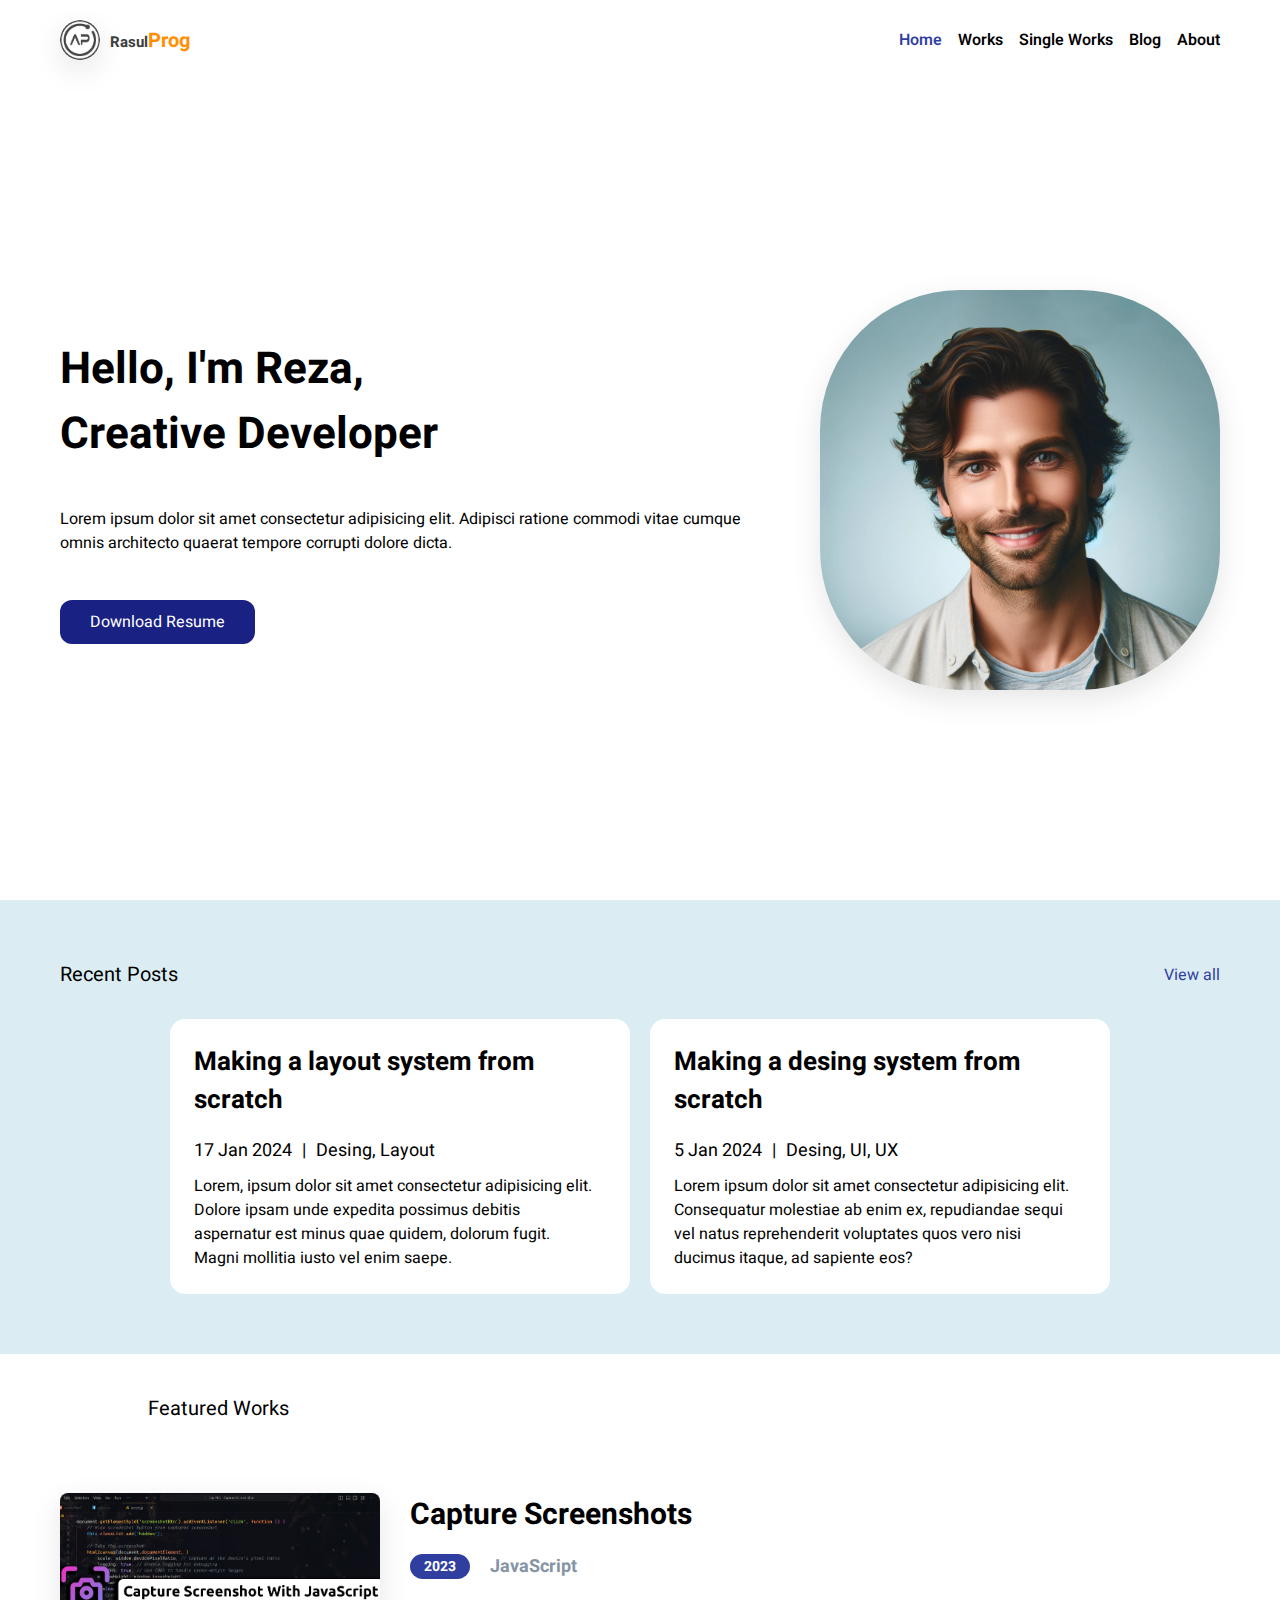
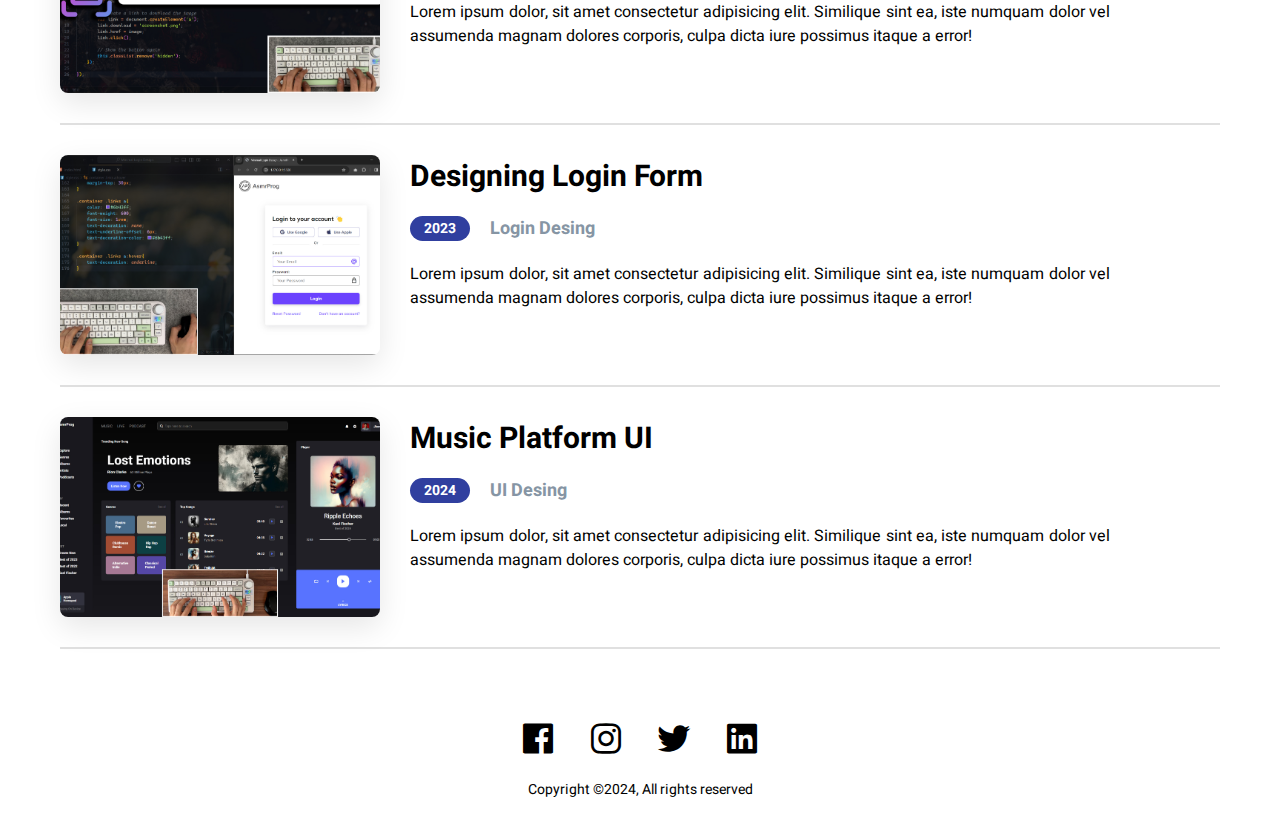
<file: Portfolio 3/index.html>
<!DOCTYPE html>
<html lang="en">
	<head>
		<meta charset="UTF-8" />
		<link
			href="https://unpkg.com/boxicons@2.1.4/css/boxicons.min.css"
			rel="stylesheet" />
		<link rel="stylesheet" href="style.css" />
		<meta name="viewport" content="width=device-width, initial-scale=1.0" />
		<title>Portfolio 3 | RasulProg</title>
	</head>
	<body>
		<nav>
			<div class="logo">
				<img src="logo.png" />
				<a href="index.html">Rasul<span>Prog</span></a>
			</div>
			<div class="nav-links">
				<a class="selected" href="index.html">Home</a>
				<a href="works.html">Works</a>
				<a href="single-works.html">Single Works</a>
				<a href="blog.html">Blog</a>
				<a href="about.html">About</a>
			</div>
		</nav>
		<div class="main">
			<div class="info">
				<h1>Hello, I'm Reza, <br />Creative Developer</h1>
				<p>
					Lorem ipsum dolor sit amet consectetur adipisicing elit. Adipisci
					ratione commodi vitae cumque omnis architecto quaerat tempore corrupti
					dolore dicta.
				</p>
				<button>Download Resume</button>
			</div>
			<img src="profile-1.png" />
		</div>
		<div class="recent">
			<div class="header">
				<h4>Recent Posts</h4>
				<a href="blog.html">View all</a>
			</div>
			<div class="posts">
				<div class="post-item">
					<h3>Making a layout system from scratch</h3>
					<div class="info">
						<h5>17 Jan 2024</h5>
						<h5>|</h5>
						<h5>Desing, Layout</h5>
					</div>
					<p>
						Lorem, ipsum dolor sit amet consectetur adipisicing elit. Dolore
						ipsam unde expedita possimus debitis aspernatur est minus quae
						quidem, dolorum fugit. Magni mollitia iusto vel enim saepe.
					</p>
				</div>
				<div class="post-item">
					<h3>Making a desing system from scratch</h3>
					<div class="info">
						<h5>5 Jan 2024</h5>
						<h5>|</h5>
						<h5>Desing, UI, UX</h5>
					</div>
					<p>
						Lorem ipsum dolor sit amet consectetur adipisicing elit. Consequatur
						molestiae ab enim ex, repudiandae sequi vel natus reprehenderit
						voluptates quos vero nisi ducimus itaque, ad sapiente eos?
					</p>
				</div>
			</div>
		</div>

		<div class="seperator">
			<h4>Featured Works</h4>
		</div>

		<div class="featured">
			<div class="item">
				<img src="item-1.jpg" />
				<div class="details">
					<h3>Capture Screenshots</h3>
					<div class="item-info">
						<div class="year-badge">2023</div>
						<h4>JavaScript</h4>
					</div>
					<p>
						Lorem ipsum dolor, sit amet consectetur adipisicing elit. Similique
						sint ea, iste numquam dolor vel assumenda magnam dolores corporis,
						culpa dicta iure possimus itaque a error!
					</p>
				</div>
			</div>
			<div class="item">
				<img src="item-2.jpg" />
				<div class="details">
					<h3>Designing Login Form</h3>
					<div class="item-info">
						<div class="year-badge">2023</div>
						<h4>Login Desing</h4>
					</div>
					<p>
						Lorem ipsum dolor, sit amet consectetur adipisicing elit. Similique
						sint ea, iste numquam dolor vel assumenda magnam dolores corporis,
						culpa dicta iure possimus itaque a error!
					</p>
				</div>
			</div>
			<div class="item">
				<img src="item-3.jpg" />
				<div class="details">
					<h3>Music Platform UI</h3>
					<div class="item-info">
						<div class="year-badge">2024</div>
						<h4>UI Desing</h4>
					</div>
					<p>
						Lorem ipsum dolor, sit amet consectetur adipisicing elit. Similique
						sint ea, iste numquam dolor vel assumenda magnam dolores corporis,
						culpa dicta iure possimus itaque a error!
					</p>
				</div>
			</div>
		</div>

		<footer>
			<div class="socials">
				<i class="bx bxl-facebook-square"></i>
				<i class="bx bxl-instagram"></i>
				<i class="bx bxl-twitter"></i>
				<i class="bx bxl-linkedin-square"></i>
			</div>
			<p>Copyright ©2024, All rights reserved</p>
		</footer>
	</body>
</html>
</file>
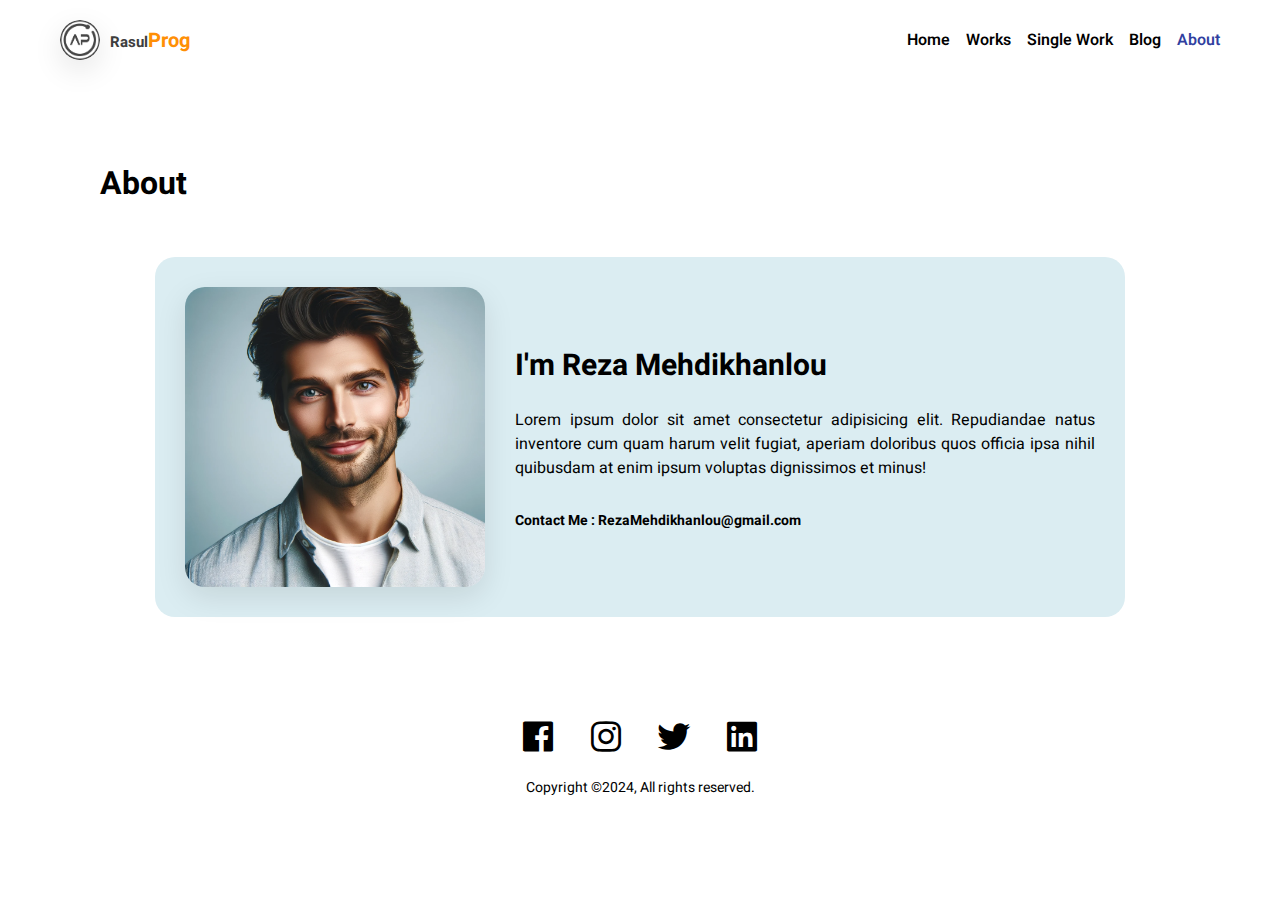
<file: Portfolio 3/about.html>
<!DOCTYPE html>
<html lang="en">
	<head>
		<meta charset="UTF-8" />
		<meta name="viewport" content="width=device-width, initial-scale=1.0" />
		<link
			href="https://unpkg.com/boxicons@2.1.4/css/boxicons.min.css"
			rel="stylesheet" />
		<link rel="stylesheet" href="style.css" />
		<title>About Page | RasulProg</title>
	</head>

	<body>
		<nav>
			<div class="logo">
				<img src="logo.png" />
				<a href="#">Rasul<span>Prog</span></a>
			</div>
			<div class="nav-links">
				<a href="index.html">Home</a>
				<a href="works.html">Works</a>
				<a href="single-work.html">Single Work</a>
				<a href="blog.html">Blog</a>
				<a class="selected" href="about.html">About</a>
			</div>
		</nav>

		<h1 class="page-tittle">About</h1>

		<div class="content">
			<div class="container">
				<img src="profile-2.png" />
				<div class="about">
					<h2>I'm Reza Mehdikhanlou</h2>
					<p>
						Lorem ipsum dolor sit amet consectetur adipisicing elit. Repudiandae
						natus inventore cum quam harum velit fugiat, aperiam doloribus quos
						officia ipsa nihil quibusdam at enim ipsum voluptas dignissimos et
						minus!
					</p>
					<p class="email">Contact Me : RezaMehdikhanlou@gmail.com</p>
				</div>
			</div>
		</div>

		<footer>
			<div class="socials">
				<i class="bx bxl-facebook-square"></i>
				<i class="bx bxl-instagram"></i>
				<i class="bx bxl-twitter"></i>
				<i class="bx bxl-linkedin-square"></i>
			</div>
			<p>Copyright ©2024, All rights reserved.</p>
		</footer>
	</body>
</html>
</file>
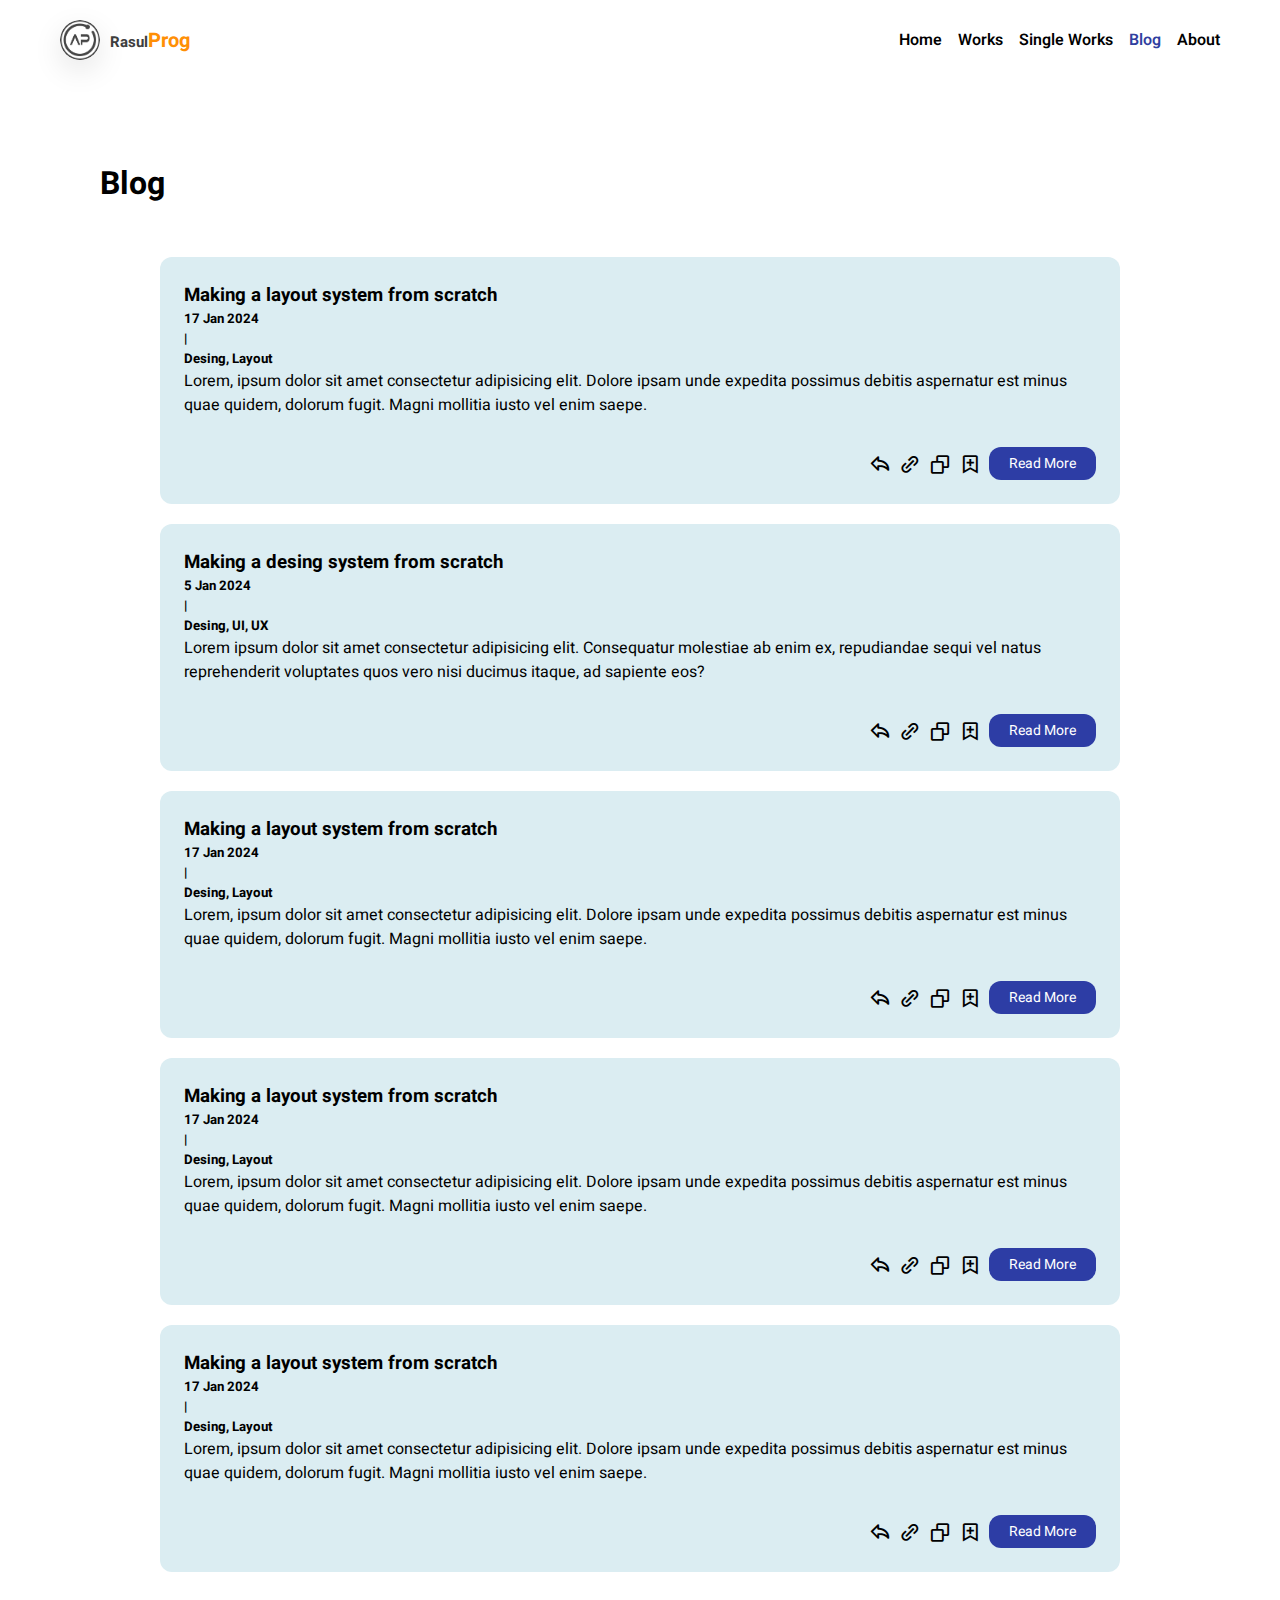
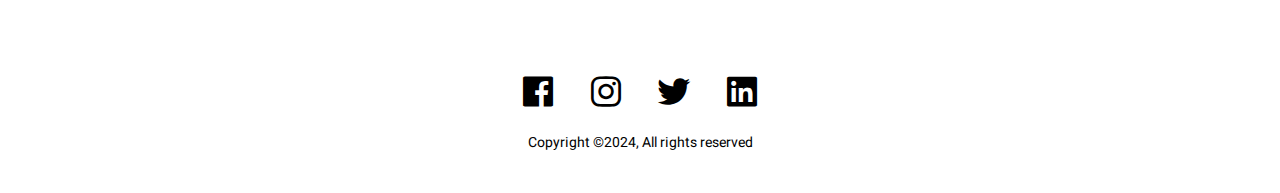
<file: Portfolio 3/blog.html>
<!DOCTYPE html>
<html lang="en">
	<head>
		<meta charset="UTF-8" />
		<meta name="viewport" content="width=device-width, initial-scale=1.0" />
		<link
			href="https://unpkg.com/boxicons@2.1.4/css/boxicons.min.css"
			rel="stylesheet" />
		<link rel="stylesheet" href="style.css" />
		<title>Blog Page | RasulProg</title>
	</head>
	<body>
		<nav>
			<div class="logo">
				<img src="logo.png" />
				<a href="index.html"> Rasul<span>Prog</span> </a>
			</div>
			<div class="nav-links">
				<a href="index.html">Home</a>
				<a href="works.html">Works</a>
				<a href="single-works.html">Single Works</a>
				<a class="selected" href="blog.html">Blog</a>
				<a href="about.html">About</a>
			</div>
		</nav>
		<h1 class="page-tittle">Blog</h1>

		<div class="content">
			<div class="post-list">
				<div class="post-item">
					<h3>Making a layout system from scratch</h3>
					<div class="info">
						<h5>17 Jan 2024</h5>
						<h5>|</h5>
						<h5>Desing, Layout</h5>
					</div>
					<p>
						Lorem, ipsum dolor sit amet consectetur adipisicing elit. Dolore
						ipsam unde expedita possimus debitis aspernatur est minus quae
						quidem, dolorum fugit. Magni mollitia iusto vel enim saepe.
					</p>
					<div class="buttons">
						<i class="bx bx-share"></i>
						<i class="bx bx-link-alt"></i>
						<i class="bx bx-copy"></i>
						<i class="bx bx-bookmark-plus"></i>
						<button>Read More</button>
					</div>
				</div>
				<div class="post-item">
					<h3>Making a desing system from scratch</h3>
					<div class="info">
						<h5>5 Jan 2024</h5>
						<h5>|</h5>
						<h5>Desing, UI, UX</h5>
					</div>
					<p>
						Lorem ipsum dolor sit amet consectetur adipisicing elit. Consequatur
						molestiae ab enim ex, repudiandae sequi vel natus reprehenderit
						voluptates quos vero nisi ducimus itaque, ad sapiente eos?
					</p>
					<div class="buttons">
						<i class="bx bx-share"></i>
						<i class="bx bx-link-alt"></i>
						<i class="bx bx-copy"></i>
						<i class="bx bx-bookmark-plus"></i>
						<button>Read More</button>
					</div>
				</div>

				<div class="post-item">
					<h3>Making a layout system from scratch</h3>
					<div class="info">
						<h5>17 Jan 2024</h5>
						<h5>|</h5>
						<h5>Desing, Layout</h5>
					</div>
					<p>
						Lorem, ipsum dolor sit amet consectetur adipisicing elit. Dolore
						ipsam unde expedita possimus debitis aspernatur est minus quae
						quidem, dolorum fugit. Magni mollitia iusto vel enim saepe.
					</p>
					<div class="buttons">
						<i class="bx bx-share"></i>
						<i class="bx bx-link-alt"></i>
						<i class="bx bx-copy"></i>
						<i class="bx bx-bookmark-plus"></i>
						<button>Read More</button>
					</div>
				</div>
				<div class="post-item">
					<h3>Making a layout system from scratch</h3>
					<div class="info">
						<h5>17 Jan 2024</h5>
						<h5>|</h5>
						<h5>Desing, Layout</h5>
					</div>
					<p>
						Lorem, ipsum dolor sit amet consectetur adipisicing elit. Dolore
						ipsam unde expedita possimus debitis aspernatur est minus quae
						quidem, dolorum fugit. Magni mollitia iusto vel enim saepe.
					</p>
					<div class="buttons">
						<i class="bx bx-share"></i>
						<i class="bx bx-link-alt"></i>
						<i class="bx bx-copy"></i>
						<i class="bx bx-bookmark-plus"></i>
						<button>Read More</button>
					</div>
				</div>
				<div class="post-item">
					<h3>Making a layout system from scratch</h3>
					<div class="info">
						<h5>17 Jan 2024</h5>
						<h5>|</h5>
						<h5>Desing, Layout</h5>
					</div>
					<p>
						Lorem, ipsum dolor sit amet consectetur adipisicing elit. Dolore
						ipsam unde expedita possimus debitis aspernatur est minus quae
						quidem, dolorum fugit. Magni mollitia iusto vel enim saepe.
					</p>
					<div class="buttons">
						<i class="bx bx-share"></i>
						<i class="bx bx-link-alt"></i>
						<i class="bx bx-copy"></i>
						<i class="bx bx-bookmark-plus"></i>
						<button>Read More</button>
					</div>
				</div>
			</div>
		</div>

		<footer>
			<div class="socials">
				<i class="bx bxl-facebook-square"></i>
				<i class="bx bxl-instagram"></i>
				<i class="bx bxl-twitter"></i>
				<i class="bx bxl-linkedin-square"></i>
			</div>
			<p>Copyright ©2024, All rights reserved</p>
		</footer>
	</body>
</html>
</file>
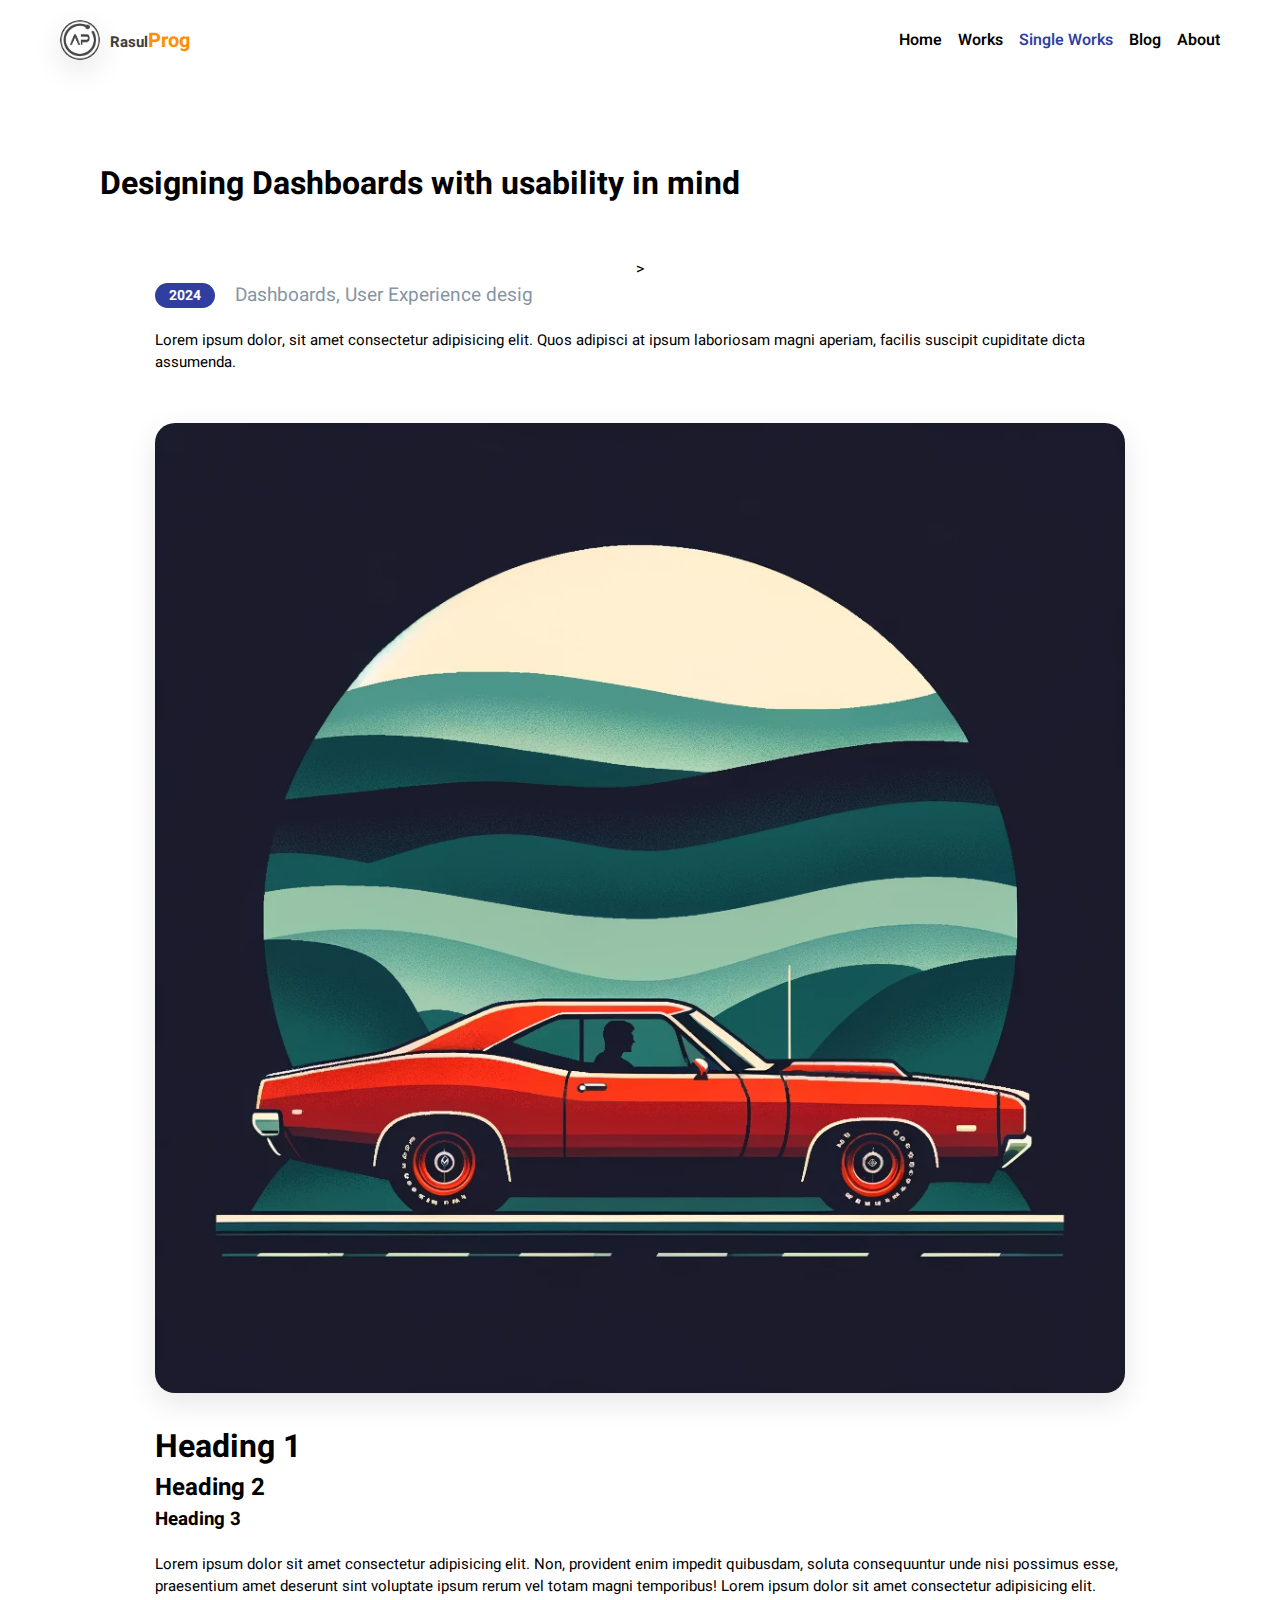
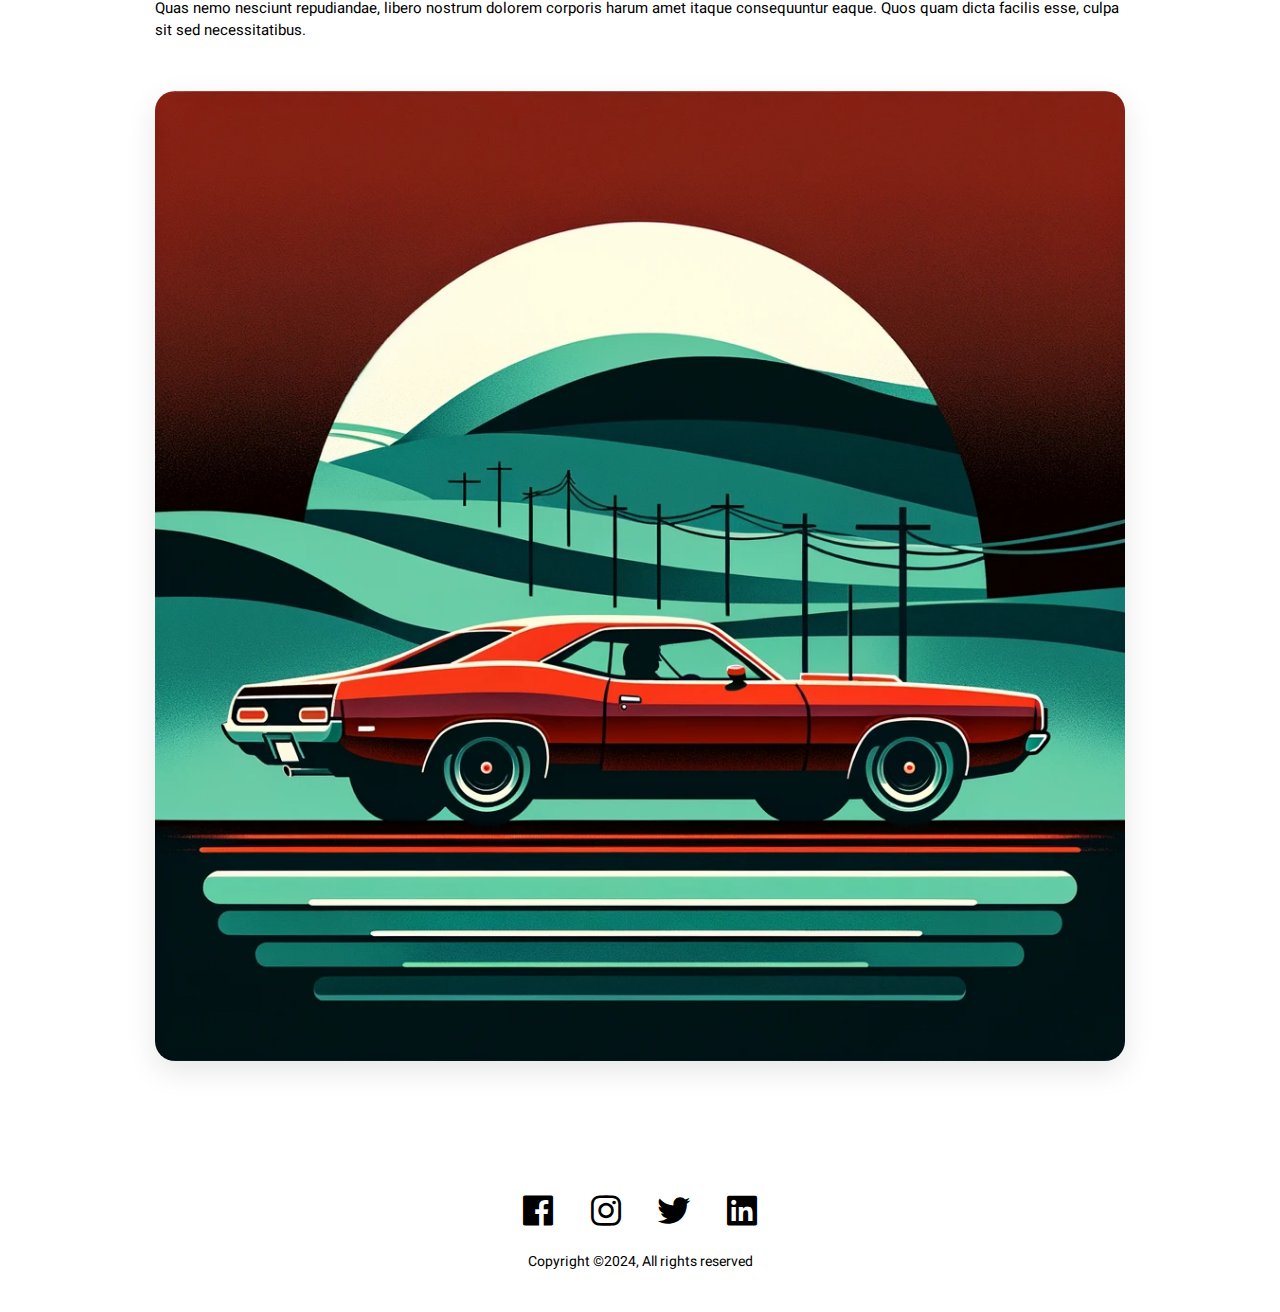
<file: Portfolio 3/single-works.html>
<!DOCTYPE html>
<html lang="en">
	<head>
		<meta charset="UTF-8" />
		<meta name="viewport" content="width=device-width, initial-scale=1.0" />
		<link
			href="https://unpkg.com/boxicons@2.1.4/css/boxicons.min.css"
			rel="stylesheet" />
		<link rel="stylesheet" href="style.css" />
		<title>Single Work Page | RasulProg</title>
	</head>
	<body>
		<nav>
			<div class="logo">
				<img src="logo.png" />
				<a href="index.html">Rasul<span>Prog</span></a>
			</div>
			<div class="nav-links">
				<a href="index.html">Home</a>
				<a href="works.html">Works</a>
				<a class="selected" href="single-works.html">Single Works</a>
				<a href="blog.html">Blog</a>
				<a href="about.html">About</a>
			</div>
		</nav>
		<h1 class="page-tittle">Designing Dashboards with usability in mind</h1>
		<div class="content">
			>
			<div class="work-info">
				<div class="year-badge">2024</div>
				<div class="category">
					<p>Dashboards, User Experience desig</p>
				</div>
			</div>

			<p>
				Lorem ipsum dolor, sit amet consectetur adipisicing elit. Quos adipisci
				at ipsum laboriosam magni aperiam, facilis suscipit cupiditate dicta
				assumenda.
			</p>

			<img src="single-post-1.png" />

			<h1>Heading 1</h1>
			<h2>Heading 2</h2>
			<h3>Heading 3</h3>
			<p>
				Lorem ipsum dolor sit amet consectetur adipisicing elit. Non, provident
				enim impedit quibusdam, soluta consequuntur unde nisi possimus esse,
				praesentium amet deserunt sint voluptate ipsum rerum vel totam magni
				temporibus! Lorem ipsum dolor sit amet consectetur adipisicing elit.
				Quas nemo nesciunt repudiandae, libero nostrum dolorem corporis harum
				amet itaque consequuntur eaque. Quos quam dicta facilis esse, culpa sit
				sed necessitatibus.
			</p>
			<img src="single-post-2.png" />
		</div>

		<footer>
			<div class="socials">
				<i class="bx bxl-facebook-square"></i>
				<i class="bx bxl-instagram"></i>
				<i class="bx bxl-twitter"></i>
				<i class="bx bxl-linkedin-square"></i>
			</div>
			<p>Copyright ©2024, All rights reserved</p>
		</footer>
	</body>
</html>
</file>
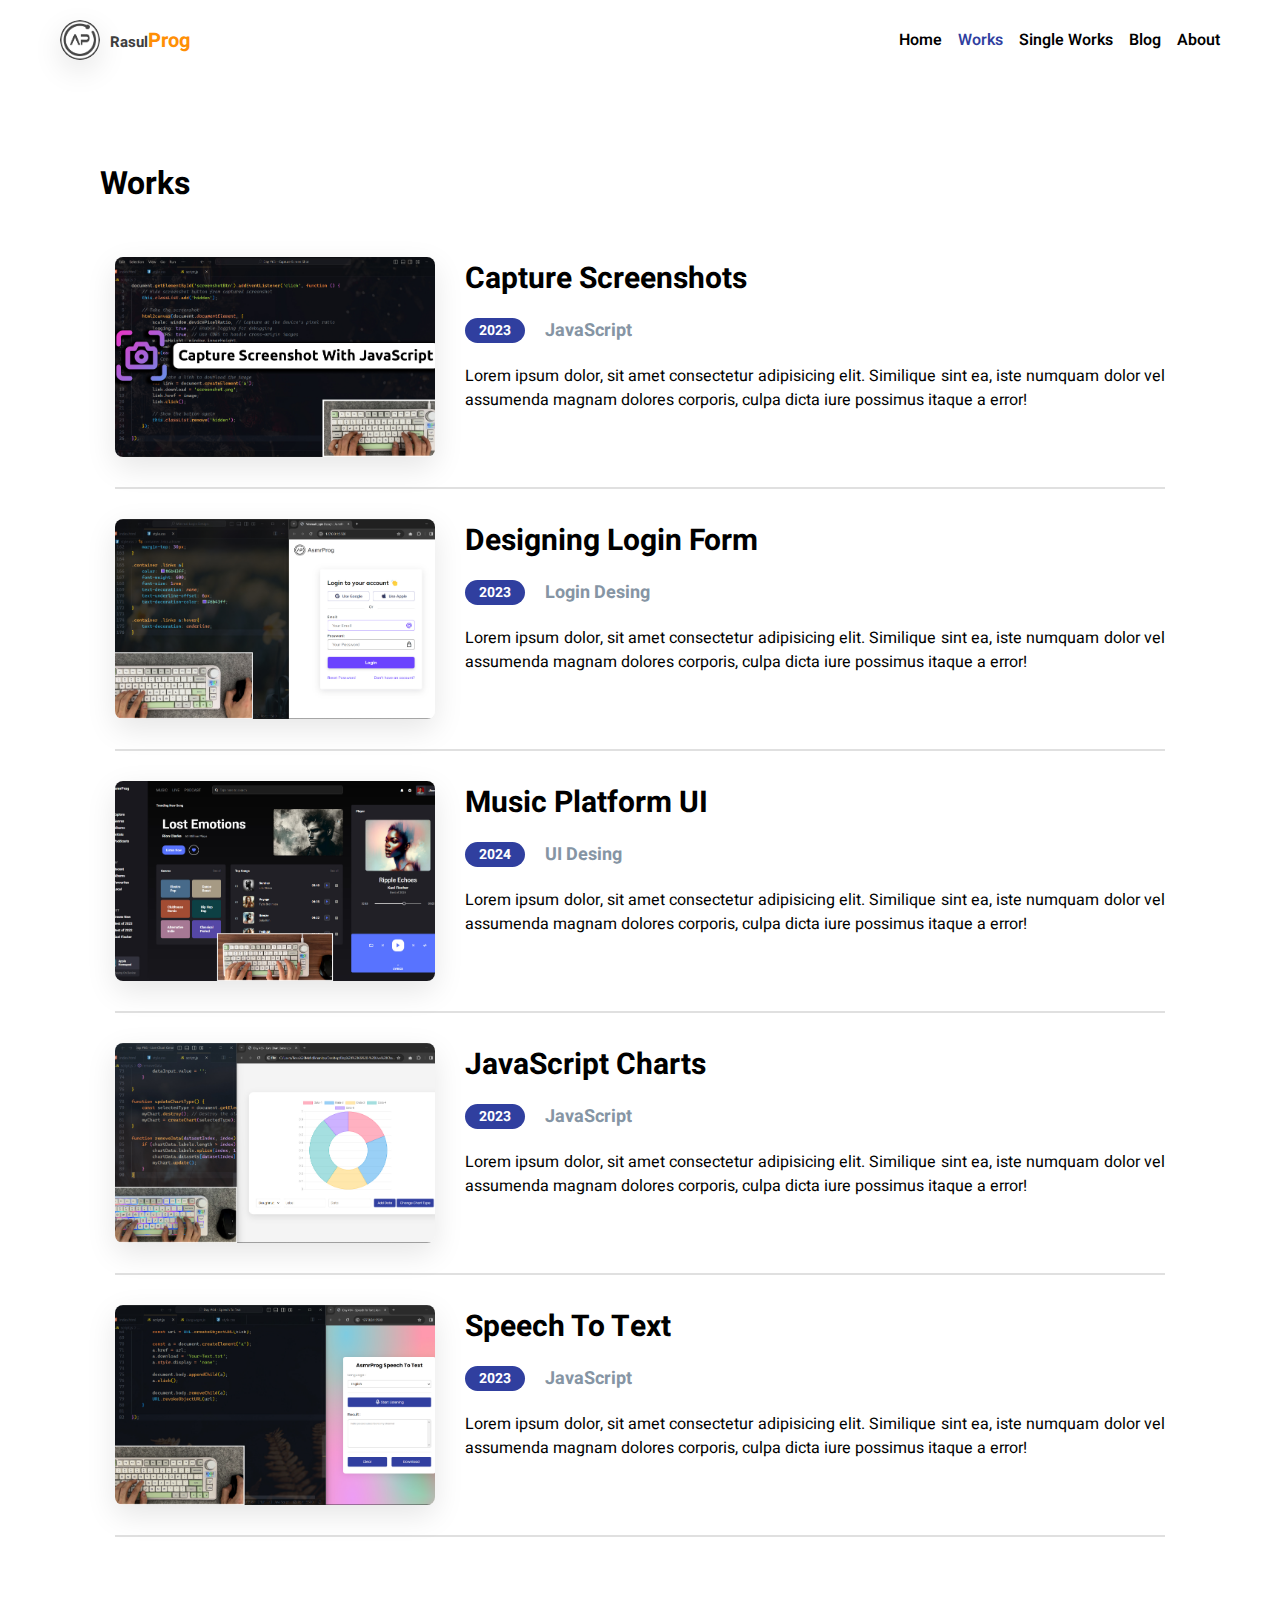
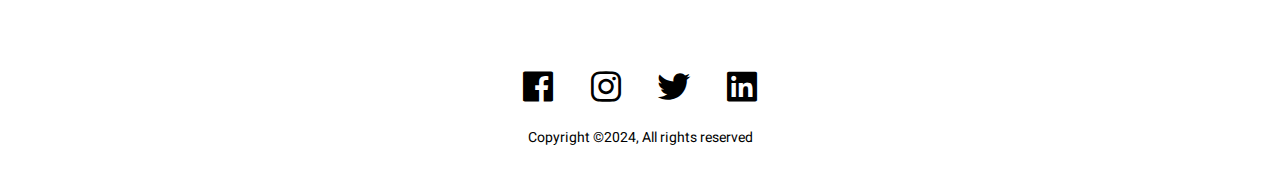
<file: Portfolio 3/works.html>
<!DOCTYPE html>
<html lang="en">
	<head>
		<meta charset="UTF-8" />
		<meta name="viewport" content="width=device-width, initial-scale=1.0" />
		<link
			href="https://unpkg.com/boxicons@2.1.4/css/boxicons.min.css"
			rel="stylesheet" />
		<link rel="stylesheet" href="style.css" />
		<title>Works Page | RasulProg</title>
	</head>
	<body>
		<nav>
			<div class="logo">
				<img src="logo.png" />
				<a href="index.html">Rasul<span>Prog</span></a>
			</div>
			<div class="nav-links">
				<a href="index.html">Home</a>
				<a class="selected" href="works.html">Works</a>
				<a href="single-works.html">Single Works</a>
				<a href="blog.html">Blog</a>
				<a href="about.html">About</a>
			</div>
		</nav>
		<h1 class="page-tittle">Works</h1>
		<div class="content">
			<div class="works-list">
				<div class="item">
					<img src="item-1.jpg" />
					<div class="details">
						<h3>Capture Screenshots</h3>
						<div class="item-info">
							<div class="year-badge">2023</div>
							<h4>JavaScript</h4>
						</div>
						<p>
							Lorem ipsum dolor, sit amet consectetur adipisicing elit.
							Similique sint ea, iste numquam dolor vel assumenda magnam dolores
							corporis, culpa dicta iure possimus itaque a error!
						</p>
					</div>
				</div>
				<div class="item">
					<img src="item-2.jpg" />
					<div class="details">
						<h3>Designing Login Form</h3>
						<div class="item-info">
							<div class="year-badge">2023</div>
							<h4>Login Desing</h4>
						</div>
						<p>
							Lorem ipsum dolor, sit amet consectetur adipisicing elit.
							Similique sint ea, iste numquam dolor vel assumenda magnam dolores
							corporis, culpa dicta iure possimus itaque a error!
						</p>
					</div>
				</div>
				<div class="item">
					<img src="item-3.jpg" />
					<div class="details">
						<h3>Music Platform UI</h3>
						<div class="item-info">
							<div class="year-badge">2024</div>
							<h4>UI Desing</h4>
						</div>
						<p>
							Lorem ipsum dolor, sit amet consectetur adipisicing elit.
							Similique sint ea, iste numquam dolor vel assumenda magnam dolores
							corporis, culpa dicta iure possimus itaque a error!
						</p>
					</div>
				</div>
				<div class="item">
					<img src="item-4.jpg" />
					<div class="details">
						<h3>JavaScript Charts</h3>
						<div class="item-info">
							<div class="year-badge">2023</div>
							<h4>JavaScript</h4>
						</div>
						<p>
							Lorem ipsum dolor, sit amet consectetur adipisicing elit.
							Similique sint ea, iste numquam dolor vel assumenda magnam dolores
							corporis, culpa dicta iure possimus itaque a error!
						</p>
					</div>
				</div>
				<div class="item">
					<img src="item-5.jpg" />
					<div class="details">
						<h3>Speech To Text</h3>
						<div class="item-info">
							<div class="year-badge">2023</div>
							<h4>JavaScript</h4>
						</div>
						<p>
							Lorem ipsum dolor, sit amet consectetur adipisicing elit.
							Similique sint ea, iste numquam dolor vel assumenda magnam dolores
							corporis, culpa dicta iure possimus itaque a error!
						</p>
					</div>
				</div>
			</div>
		</div>

		<footer>
			<div class="socials">
				<i class="bx bxl-facebook-square"></i>
				<i class="bx bxl-instagram"></i>
				<i class="bx bxl-twitter"></i>
				<i class="bx bxl-linkedin-square"></i>
			</div>
			<p>Copyright ©2024, All rights reserved</p>
		</footer>
	</body>
</html>
</file>
<file: Portfolio 3/style.css>
@import url('https://fonts.googleapis.com/css2?family=Heebo:wght@500&display=swap');

* {
	margin: 0;
	padding: 0;
	box-sizing: border-box;
	font-family: 'Heebo', sans-serif;
}

a {
	text-decoration: none;
	color: #000;
}

.logos a {
	font-weight: 400;
	font-size: 20px;
}

.logo span {
	color: #ff8f05;
	font-size: 20px;
}

img {
	object-fit: cover;
	object-position: top;
	box-shadow: 0 10px 30px rgba(0, 0, 0, 0.1);
}

nav {
	padding: 20px 148px;
	background-color: #fff;
	display: flex;
	align-items: center;
	justify-content: space-between;
	font-weight: 600;
}

nav .logo {
	display: flex;
	align-items: center;
	gap: 10px;
}

nav .logo img {
	width: 40px;
	height: 40px;
	border-radius: 50%;
}

nav .logo a {
	font-size: 15px;
	color: #3e3e3e;
	font-weight: bold;
}

nav .nav-links {
	display: flex;
	gap: 16px;
}

nav .nav-links a {
	transition: color 0.3s ease;
}

nav .nav-links a:hover,
nav .nav-links a.selected {
	color: #303f9f;
}

.main {
	padding: 0 148px;
	display: flex;
	align-items: center;
	justify-content: space-between;
	gap: 50px;
	height: calc(100vh - 80px);
}

.main .info h1 {
	font-size: 44px;
	margin-bottom: 40px;
}

.main .info p {
	font-size: 16px;
	margin-bottom: 45px;
	width: 100%;
}

.main .info button,
.content .post-list .post-item .buttons button {
	padding: 10px 30px;
	background-color: #2d3da5;
	border: none;
	color: #fff;
	font-size: 16px;
	border-radius: 12px;
	cursor: pointer;
	transition: background 0.3s ease;
}

.main .info button,
.content .post-list .post-item .buttons button:hover {
	background: #192183;
}

.main img {
	width: 400px;
	height: 400px;
	border-radius: 140px;
}

.recent {
	padding: 60px;
	background-color: #dbedf2;
}

.recent .header {
	display: flex;
	align-items: center;
	justify-content: space-between;
	margin-bottom: 30px;
}

.recent .header h4,
.seperator h4 {
	font-size: 20px;
	font-weight: 400;
}

.recent .header a {
	color: #303f9f;
}

.recent .posts {
	display: flex;
	justify-content: center;
	gap: 20px;
}

.recent .posts .post-item {
	background-color: #fff;
	padding: 24px;
	width: 460px;
	border-radius: 15px;
}

.recent .posts .post-item h3 {
	font-size: 26px;
	margin-bottom: 18px;
}

.recent .posts .post-item .info {
	display: flex;
	gap: 10px;
	margin-bottom: 10px;
}

.recent .posts .post-item .info h5 {
	font-size: 18px;
	font-weight: 400;
}

.recent .posts .post-item p {
	width: 400px;
}

.seperator {
	padding: 40px 148px 0;
}

.seperator h4 {
	margin-bottom: 30px;
}

.featured {
	padding: 40px 290px 0;
}

.featured .item,
.works-list .item {
	display: flex;
	gap: 30px;
	margin-bottom: 30px;
	padding-bottom: 30px;
	border-bottom: 2px solid #e0e0e0;
}

.featured .item img,
.works-list .item img {
	width: 320px;
	height: 200px;
	border-radius: 8px;
}

.featured .item .details h3,
.works-list .item h3 {
	font-size: 30px;
	margin-bottom: 16px;
}

.featured .item .details .item-info,
.works-list .item .details .item-info {
	display: flex;
	align-items: center;
	gap: 20px;
	margin-bottom: 20px;
}

.featured .item .details .item-info .year-badge,
.works-list .item .details .item-info .year-badge,
.content .work-info .year-badge {
	background-color: #303f9f;
	padding: 2px 14px;
	color: #fff;
	border-radius: 16px;
	font-size: 14px;
	font-weight: bold;
}

.featured .item .details .item-info h4,
.works-list .item .details .item-info h4 {
	color: #8695a4;
	font-size: 18px;
}

.featured .item .details p,
.works-list .item .details p {
	width: 700px;
	text-align: justify;
}

footer {
	padding: 40px 0;
	display: flex;
	flex-direction: column;
	align-items: center;
}

footer .socials {
	display: flex;
	align-items: center;
	gap: 28px;
	margin-bottom: 20px;
}

footer .socials i {
	font-size: 40px;
	cursor: pointer;
	transition: color 0.3s ease;
}

footer .socials i:hover {
	color: #303f9f;
	transition: all 0.5s;
}

footer p {
	font-size: 14px;
}

.page-tittle {
	padding: 80px 234px 20px 100px;
	align-items: center;
}

.content {
	padding: 30px 148px 60px;
	display: flex;
	flex-direction: column;
	align-items: center;
}

.content .work-info {
	display: flex;
	align-items: center;
	justify-content: flex-start;
	gap: 20px;
	width: 970px;
}

.content .work-info .category {
	color: #8695a4;
	font-size: 19px;
}

.content > p {
	width: 970px;
	font-size: 15px;
	margin: 20px 0;
}

.content > img {
	width: 970px;
	margin: 30px;
	border-radius: 20px;
}

.content > h1,
.content > h2,
.content > h3 {
	width: 970px;
}

.content .post-list {
	display: flex;
	flex-direction: column;
	gap: 20px;
}

.content .post-list .post-item {
	background-color: #dbedf2;
	padding: 24px;
	width: 960px;
	border-radius: 12px;
}

.content .post-list .post-item .buttons {
	margin-top: 30px;
	display: flex;
	align-items: center;
	justify-content: flex-end;
	gap: 8px;
}

.content .post-list .post-item .buttons button {
	font-size: 14px;
	padding: 6px 20px;
}

.content .post-list .post-item .buttons i {
	font-size: 22px;
	cursor: pointer;
	transition: color 0.3s ease;
}

.content .post-list .post-item .buttons i:hover {
	color: #303f9f;
}

.content .container {
	background-color: #dbedf2;
	padding: 30px;
	display: flex;
	align-items: center;
	gap: 30px;
	width: 970px;
	border-radius: 20px;
}

.content .container img {
	width: 300px;
	height: 300px;
	border-radius: 20px;
}

.content .container h2 {
	margin-bottom: 20px;
	font-size: 30px;
}

.content .container .about > p {
	text-align: justify;
}

.content .container .about .email {
	font-weight: bold;
	margin-top: 30px;
	font-size: 14px;
}

@media screen and (max-width: 1400px) {
	nav {
		padding: 20px 60px;
	}

	.main {
		padding: 0 60px;
	}

	.recent {
		padding: 60px;
	}

	.featured,
	.separator {
		padding: 40px 60px 0;
	}

	.page-title {
		padding: 80px 60px 20px;
	}
}

@media screen and (max-width: 1200px) {
	nav {
		padding: 20px 40px;
	}

	.main {
		padding: 0 40px;
	}

	.main img {
		width: 340px;
		height: 340px;
	}

	.recent {
		padding: 40px;
	}

	.featured,
	.separator {
		padding: 40px 40px 0;
	}

	.featured .item .details p,
	.works-list .item .details p {
		width: 100%;
	}

	.page-title {
		padding: 80px 40px 20px;
	}

	.content .work-info,
	.content > p,
	.content > img,
	.content > h1,
	.content > h2,
	.content > h3,
	.content .post-list .post-item,
	.content .container {
		width: 100%;
	}

	.content .container img {
		width: 250px;
		height: 250px;
	}

	.content .container h2 {
		font-size: 24px;
		margin-bottom: 10px;
	}

	.content .container .about > p {
		font-size: 14px;
	}
}

@media screen and (max-width: 992px) {
	nav {
		padding: 20px;
	}

	.main {
		padding: 0 20px;
	}

	.main img {
		width: 300px;
		height: 300px;
	}

	.main .info h1 {
		font-size: 34px;
	}

	.main .info p {
		font-size: 15px;
	}

	.main .info button {
		font-size: 15px;
		padding: 8px 22px;
	}

	.recent {
		padding: 40px 20px;
	}

	.recent .posts .post-item {
		width: 100%;
	}

	.recent .posts .post-item h3,
	.content .post-list .post-item h3 {
		font-size: 20px;
	}

	.recent .posts .post-item .info h5,
	.content .post-list .post-item .info h5 {
		font-size: 14px;
	}

	.recent .posts .post-item p {
		width: 100%;
		font-size: 14px;
	}

	.featured,
	.separator {
		padding: 40px 20px 0;
	}

	.featured .item,
	.works-list .item {
		flex-direction: column;
		padding: 0 20px 30px;
	}

	.featured .item img,
	.works-list .item img {
		width: 100%;
		height: auto;
	}

	.featured .item .details h3,
	.works-list .details .item h3 {
		font-size: 24px;
		margin-bottom: 12px;
	}

	.featured .item .details .item-info .year-badge,
	.works-list .item .details .item-info .year-badge {
		font-size: 12px;
	}

	.featured .item .details .item-info h4,
	.works-list .item .details .item-info h4 {
		font-size: 15px;
	}

	.featured .item .details p,
	.works-list .item .details p {
		font-size: 14px;
	}

	.content {
		padding: 30px 20px 60px;
	}

	.content .container h2 {
		font-size: 20px;
	}

	.content .container .about > p {
		font-size: 13px;
	}
}

@media screen and (max-width: 768px) {
	nav {
		justify-content: center;
	}

	nav .logo {
		display: none;
	}

	.main {
		flex-direction: column;
		justify-content: space-around;
		margin: 40px 0;
		height: auto;
	}

	.main .info h1 {
		font-size: 30px;
		margin-bottom: 16px;
	}

	.main .info p {
		margin-bottom: 16px;
	}

	.main .info button {
		padding: 6px 20px;
		font-size: 13px;
	}

	.main img {
		margin-top: 20px;
		width: 100%;
		height: auto;
		border-radius: 50px;
	}

	.recent .posts,
	.content .container {
		flex-direction: column;
	}

	.content .container img {
		width: 100%;
		height: auto;
	}
}
</file>
